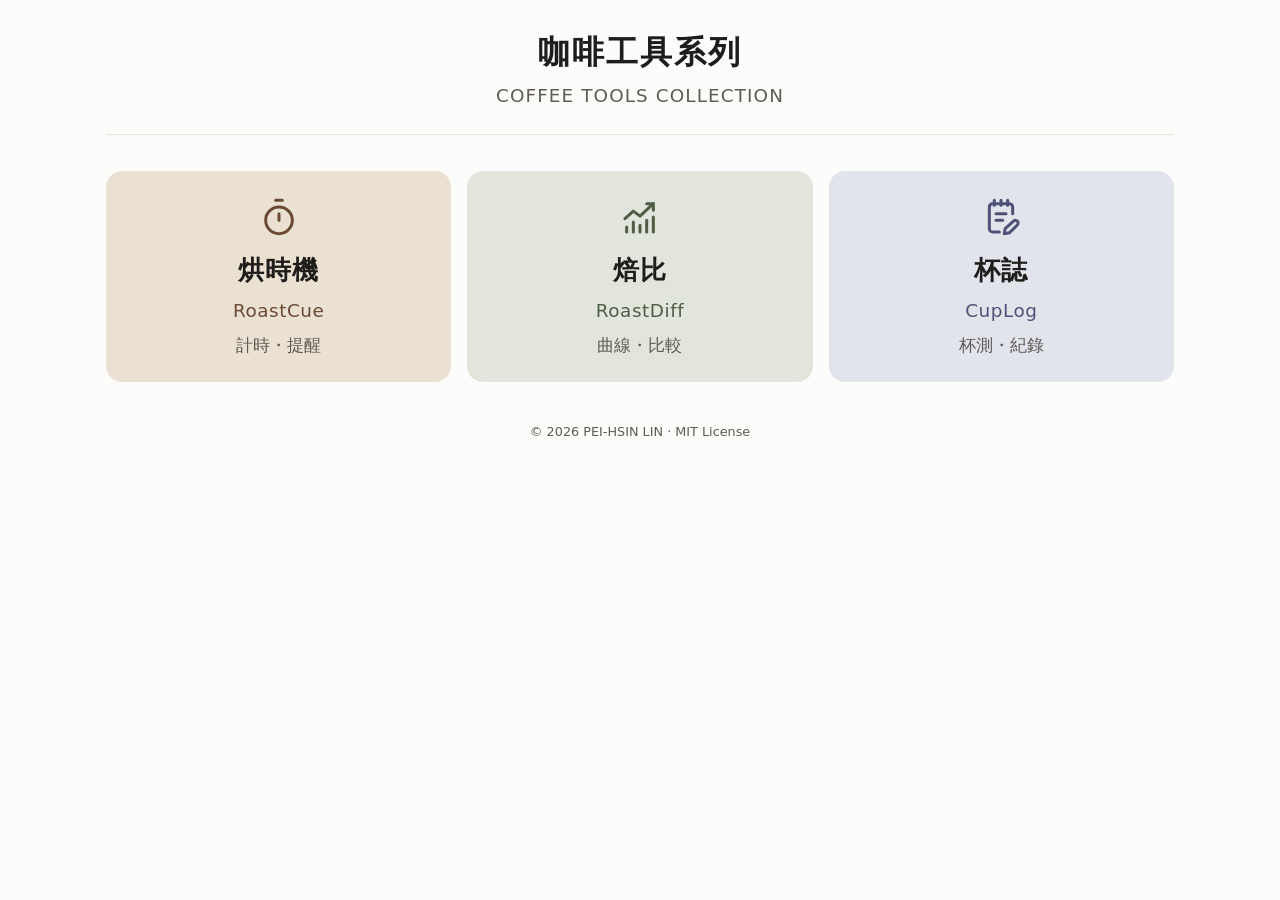
<file: index.html>
<!doctype html>
<!-- 咖啡工具系列 Coffee Tools Collection | Copyright (c) 2026 PEI-HSIN LIN | MIT License -->
<html lang="zh-Hant">
<head>
<meta charset="utf-8">
<meta name="viewport" content="width=device-width,initial-scale=1,viewport-fit=cover">
<title>咖啡工具系列</title>
<meta name="description" content="烘豆計時、烘焙曲線比較、杯測紀錄的網頁小工具">
<meta name="theme-color" content="#fcfcfb" media="(prefers-color-scheme: light)">
<meta name="theme-color" content="#1b1917" media="(prefers-color-scheme: dark)">
<link rel="icon" href="roastdiff/icons/icon-32.png" type="image/png" sizes="32x32">
<style>
  :root {
    --bg: #fcfcfb; --fg: #1f1d1b; --muted: #5f5a55; --line: #e6e3df;
    --c1-bg: #ebe1d3; --c1-ink: #6b4a35;
    --c2-bg: #e2e5db; --c2-ink: #4f5e45;
    --c3-bg: #e2e4ec; --c3-ink: #4f5277;
    color-scheme: light;
  }
  @media (prefers-color-scheme: dark) {
    :root {
      --bg: #1b1917; --fg: #f1ede8; --muted: #a8a19a; --line: #34302c;
      --c1-bg: #33291f; --c1-ink: #d9b393;
      --c2-bg: #262c23; --c2-ink: #aebf9f;
      --c3-bg: #262836; --c3-ink: #aeb2db;
      color-scheme: dark;
    }
  }
  *, *::before, *::after { box-sizing: border-box; }
  body {
    margin: 0; background: var(--bg); color: var(--fg);
    font: 16px/1.5 system-ui, -apple-system, "PingFang TC", "Noto Sans TC", "Microsoft JhengHei", sans-serif;
  }
  main {
    max-width: 1100px; margin: 0 auto;
    padding: max(28px, env(safe-area-inset-top)) 16px max(40px, env(safe-area-inset-bottom));
  }
  header { text-align: center; padding-bottom: 24px; border-bottom: 1px solid var(--line); margin-bottom: 36px; }
  h1 { font-size: 2rem; font-weight: 700; letter-spacing: .06em; margin: 0; }
  .en { margin: 6px 0 0; font-size: 1.15rem; letter-spacing: .06em; color: var(--muted); }
  ul { list-style: none; margin: 0; padding: 0; display: grid; grid-template-columns: repeat(3, minmax(0, 1fr)); gap: 16px; }
  a.app {
    display: flex; flex-direction: column; align-items: center; text-align: center;
    padding: 26px 16px 24px; border-radius: 16px; color: inherit; text-decoration: none;
    background: var(--bg-c); transition: transform .15s ease, box-shadow .15s ease;
  }
  a.app:hover { transform: translateY(-2px); box-shadow: 0 8px 22px rgba(0, 0, 0, .08); }
  a.app:focus-visible { outline: 3px solid var(--ink); outline-offset: 3px; }
  .c1 { --bg-c: var(--c1-bg); --ink: var(--c1-ink); }
  .c2 { --bg-c: var(--c2-bg); --ink: var(--c2-ink); }
  .c3 { --bg-c: var(--c3-bg); --ink: var(--c3-ink); }
  a.app svg { width: 40px; height: 40px; color: var(--ink); margin-bottom: 14px; }
  .name { font-size: 1.6rem; font-weight: 700; letter-spacing: .04em; }
  .name-en { margin-top: 8px; font-size: 1.15rem; letter-spacing: .03em; color: var(--ink); }
  .tag { margin-top: 8px; font-size: 1.05rem; color: var(--muted); }
  footer { margin-top: 40px; text-align: center; font-size: .8rem; color: var(--muted); }
  @media (max-width: 640px) {
    h1 { font-size: 1.7rem; }
    .en { font-size: 1rem; }
    ul { grid-template-columns: minmax(0, 1fr); gap: 12px; }
    a.app { padding: 22px 16px 20px; }
  }
  @media (prefers-reduced-motion: reduce) { a.app { transition: none; } a.app:hover { transform: none; } }
</style>
</head>
<body>
<main>
  <header>
    <h1>咖啡工具系列</h1>
    <p class="en">COFFEE TOOLS COLLECTION</p>
  </header>
  <ul>
    <li>
      <a class="app c1" href="ccdroastform/">
        <!-- stopwatch -->
        <svg viewBox="0 0 24 24" fill="none" stroke="currentColor" stroke-width="1.8" stroke-linecap="round" stroke-linejoin="round" aria-hidden="true">
          <path d="M10 2h4"/><circle cx="12" cy="14" r="8"/><path d="M12 14V10"/>
        </svg>
        <span class="name">烘時機</span>
        <span class="name-en">RoastCue</span>
        <span class="tag">計時・提醒</span>
      </a>
    </li>
    <li>
      <a class="app c2" href="roastdiff/">
        <!-- rising line over bars -->
        <svg viewBox="0 0 24 24" fill="none" stroke="currentColor" stroke-width="1.8" stroke-linecap="round" stroke-linejoin="round" aria-hidden="true">
          <path d="M3 13l5-4.5 4 3L20 4"/><path d="M16 4h4v4"/>
          <path d="M4 21v-3"/><path d="M8 21v-6"/><path d="M12 21v-4"/><path d="M16 21v-7"/><path d="M20 21v-9"/>
        </svg>
        <span class="name">焙比</span>
        <span class="name-en">RoastDiff</span>
        <span class="tag">曲線・比較</span>
      </a>
    </li>
    <li>
      <a class="app c3" href="ccdcuppingform/">
        <!-- notepad with pencil -->
        <svg viewBox="0 0 24 24" fill="none" stroke="currentColor" stroke-width="1.8" stroke-linecap="round" stroke-linejoin="round" aria-hidden="true">
          <path d="M8 2v3"/><path d="M12 2v3"/><path d="M16 2v3"/>
          <path d="M19 10V6a2 2 0 0 0-2-2H7a2 2 0 0 0-2 2v13a2 2 0 0 0 2 2h4"/>
          <path d="M9 10h6"/><path d="M9 14h4"/>
          <path d="M19.5 14.5a1.6 1.6 0 0 1 2.3 2.3L17 21.5l-3 .5.5-3z"/>
        </svg>
        <span class="name">杯誌</span>
        <span class="name-en">CupLog</span>
        <span class="tag">杯測・紀錄</span>
      </a>
    </li>
  </ul>
  <footer>© 2026 PEI-HSIN LIN · MIT License</footer>
</main>
</body>
</html>
</file>
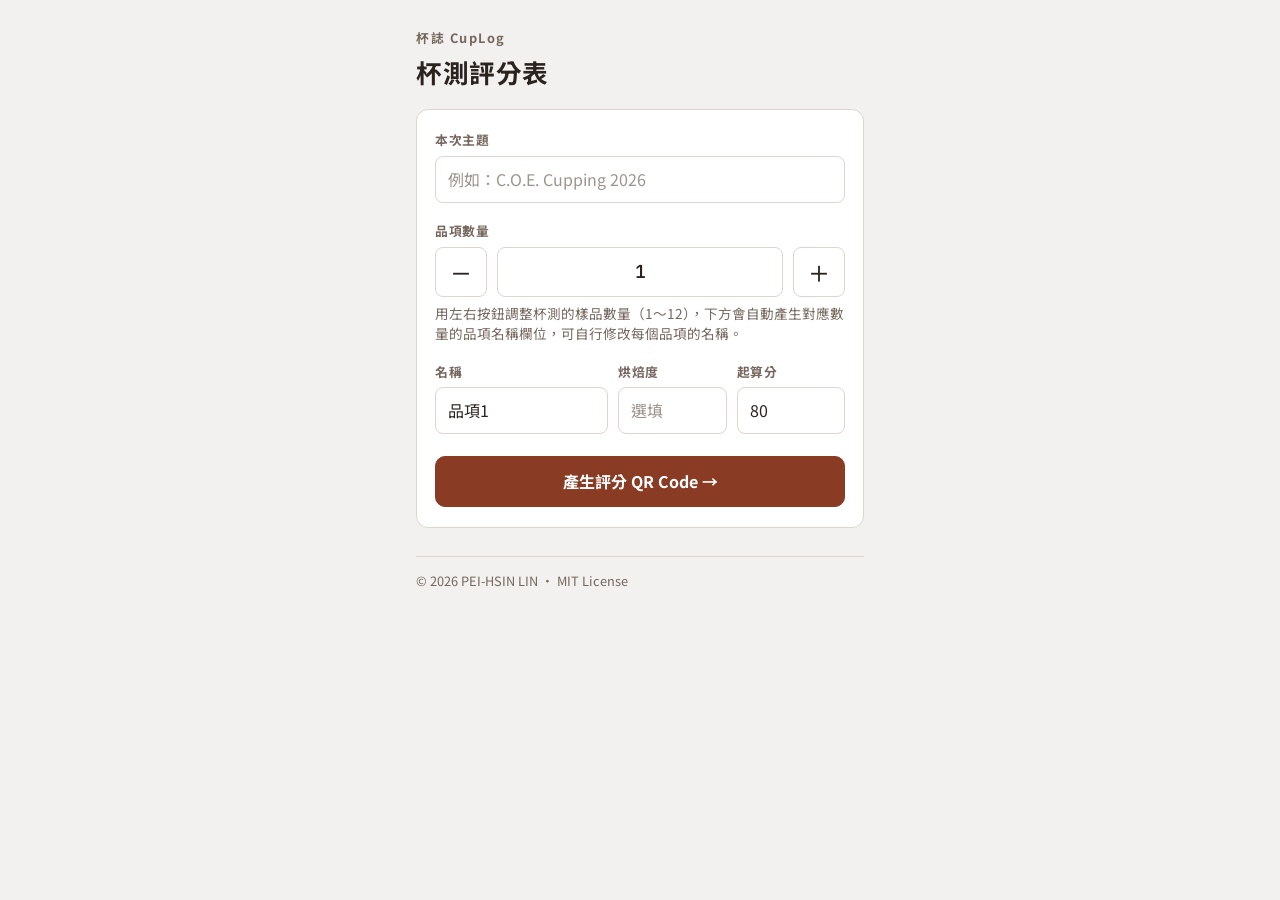
<file: ccdcuppingform/index.html>
<!DOCTYPE html>
<html lang="zh-Hant">
<head>
<meta charset="UTF-8">
<meta name="viewport" content="width=device-width, initial-scale=1, maximum-scale=1, viewport-fit=cover">
<title>杯誌 CupLog</title>

<!-- PWA：加入主畫面後可全螢幕、離線使用 -->
<link rel="manifest" href="manifest.json">
<meta name="theme-color" content="#f3f1ef" media="(prefers-color-scheme: light)">
<meta name="theme-color" content="#1b1715" media="(prefers-color-scheme: dark)">
<meta name="mobile-web-app-capable" content="yes">
<meta name="apple-mobile-web-app-capable" content="yes">
<meta name="apple-mobile-web-app-status-bar-style" content="default">
<meta name="apple-mobile-web-app-title" content="杯誌 CupLog">
<link rel="icon" href="icons/favicon.png">
<link rel="apple-touch-icon" href="icons/apple-touch-icon.png">

<link rel="preconnect" href="https://fonts.googleapis.com">
<link rel="preconnect" href="https://fonts.gstatic.com" crossorigin>
<link href="https://fonts.googleapis.com/css2?family=Noto+Sans+TC:wght@400;500;700&family=JetBrains+Mono:wght@400;600&display=swap" rel="stylesheet">
<link rel="stylesheet" href="style.css">
</head>
<body>


<div id="inapp-browser-notice" class="inapp-notice-overlay" style="display:none;">
  <div class="inapp-notice-modal">
    <div class="inapp-notice-badge">
      <svg width="30" height="30" viewBox="0 0 40 40" fill="none" xmlns="http://www.w3.org/2000/svg">
        <rect x="3" y="6" width="34" height="28" rx="5" stroke="currentColor" stroke-width="2.4"/>
        <line x1="3" y1="15" x2="37" y2="15" stroke="currentColor" stroke-width="2.4"/>
        <circle cx="9" cy="10.5" r="1.6" fill="currentColor"/>
        <circle cx="15" cy="10.5" r="1.6" fill="currentColor"/>
      </svg>
    </div>
    <p class="inapp-notice-kicker">為了完整使用列印與另存圖片</p>
    <h2 class="inapp-notice-title">請用瀏覽器開啟</h2>
    <p class="inapp-notice-text">目前所在的 App 內建瀏覽器功能有限，請切換至手機瀏覽器使用：</p>
    <div class="inapp-notice-steps">
      <div class="inapp-notice-step">
        <span class="inapp-notice-step-num">1</span>
        <span>點選畫面右上或右下角的「 ⋮ 」或「⋯」選單</span>
      </div>
      <div class="inapp-notice-step">
        <span class="inapp-notice-step-num">2</span>
        <span>選擇「在瀏覽器中開啟」<span class="inapp-notice-step-note">（不同 App 的瀏覽器描述可能會略有不同）</span></span>
      </div>
    </div>
  </div>
</div>

<div class="shell">

  <!-- ============ VIEW 1 : 老師設定主題 ============ -->
  <div class="view" id="view-teacher">
    <div class="brand">
      <p class="kicker">杯誌 CupLog</p>
      <h1>杯測評分表</h1>
    </div>
    <div class="card">
      <div class="field">
        <label for="in-topic">本次主題</label>
        <input type="text" id="in-topic" placeholder="例如：C.O.E. Cupping 2026">
      </div>
      <div class="field">
        <label for="in-count">品項數量</label>
        <div class="stepper-row">
          <button type="button" class="stepper-btn" id="count-minus" aria-label="減少">－</button>
          <input type="text" id="in-count" inputmode="numeric" pattern="[0-9]*" value="1">
          <button type="button" class="stepper-btn" id="count-plus" aria-label="增加">＋</button>
        </div>
        <p class="hint">用左右按鈕調整杯測的樣品數量（1～12），下方會自動產生對應數量的品項名稱欄位，可自行修改每個品項的名稱。</p>
      </div>
      <div id="teacher-items-container"></div>
      <button class="btn btn-primary" onclick="createSession()">產生評分 QR Code →</button>
    </div>
  </div>

  <!-- ============ VIEW 2 : QR 頁 ============ -->
  <div class="view" id="view-qr">
    <div class="brand">
      <p class="kicker">請將手機交給投影，或分享此畫面</p>
      <h1>掃碼開始評分</h1>
    </div>
    <div class="card">
      <p class="topic-display" id="qr-topic-text"></p>
      <div class="qr-wrap"><div id="qrcode"></div></div>
      <p class="center-caption">請用手機掃描上方 QR Code，即可進入本次評分頁面</p>
      <div class="btn-row">
        <button class="btn btn-outline" onclick="copyScoreLink()" id="copy-link-btn">複製連結</button>
        <button class="btn btn-outline" onclick="goToScoreDirect()">進入評分頁 →</button>
      </div>
      <button class="back-link back-link-on-card" onclick="goView('view-teacher')">← 修改主題／品項</button>
    </div>
  </div>


  <!-- ============ VIEW 3 : 學生評分 ============ -->
  <div class="view" id="view-score">
    <div class="brand">
      <p class="kicker">杯誌 CupLog</p>
    </div>

    <div class="card">
      <div class="field" id="field-topic">
        <label for="score-topic-input">本次主題</label>
        <input type="text" id="score-topic-input" placeholder="本次主題" value="">
      </div>
      <div class="field" id="field-name">
        <label for="in-name">姓名 / 暱稱</label>
        <input type="text" id="in-name" placeholder="">
        <p class="err">請輸入姓名或暱稱</p>
      </div>

      <div id="items-container"></div>
    </div>

    <button class="btn btn-primary btn-submit" onclick="submitScore()">完成評分，產生結果表 →</button>

    <div class="item-jump-nav" id="item-jump-nav" aria-label="快速跳至品項"></div>
  </div>

  <!-- ============ VIEW 4 : 結果（橫式總表） ============ -->
  <div class="view" id="view-result">
    <div class="brand">
      <p class="kicker">杯誌 CupLog</p>
      <h1>杯測評分表 結果總表</h1>
    </div>

    <div class="result-stage">
      <div id="resultCard">
        <div class="rc-title-row">
          <h2 id="rc-topic">主題</h2>
          <div class="rc-meta-line">
            <span>姓名：<b id="rc-name">—</b></span>
            <span id="rc-date">—</span>
            <span class="rc-brand-tag">杯誌 CupLog</span>
          </div>
        </div>
        <div class="table-scroll">
          <table id="rc-table">
            <thead>
              <tr>
                <th>品項</th>
                <th>名次</th>
                <th>烘焙度</th>
                <th>風/滋味描述</th>
                <th>乾/濕香<span class="th-sub">不計分</span></th>
                <th>風/滋味</th>
                <th>酸質</th>
                <th>口感</th>
                <th>甜度</th>
                <th>餘韻</th>
                <th>平衡性</th>
                <th>乾淨度/缺點</th>
                <th>總分</th>
                <th>備註</th>
              </tr>
            </thead>
            <tbody id="rc-tbody"></tbody>
          </table>
        </div>
      </div>
    </div>

    <div class="result-actions">
      <div class="actions-row">
        <button class="btn btn-outline" onclick="handlePrint()">🖨 列印</button>
        <button class="btn btn-primary" onclick="saveAsImage()">⬇ 另存圖片</button>
      </div>
      <button class="back-link" onclick="goView('view-score')">← 返回修改評分</button>
    </div>
  </div>

  <p class="page-footer">© 2026 PEI-HSIN LIN · MIT License</p>

</div>

<script src="vendor.js"></script>
<script src="script.js"></script>
<script>
  // 註冊 Service Worker：加入主畫面後可全螢幕、離線使用
  if('serviceWorker' in navigator){
    window.addEventListener('load', () => {
      navigator.serviceWorker.register('service-worker.js').catch(()=>{
        // 註冊失敗（例如非 https 或瀏覽器不支援）不影響一般線上使用
      });
    });
  }
</script>
</body>
</html>
</file>
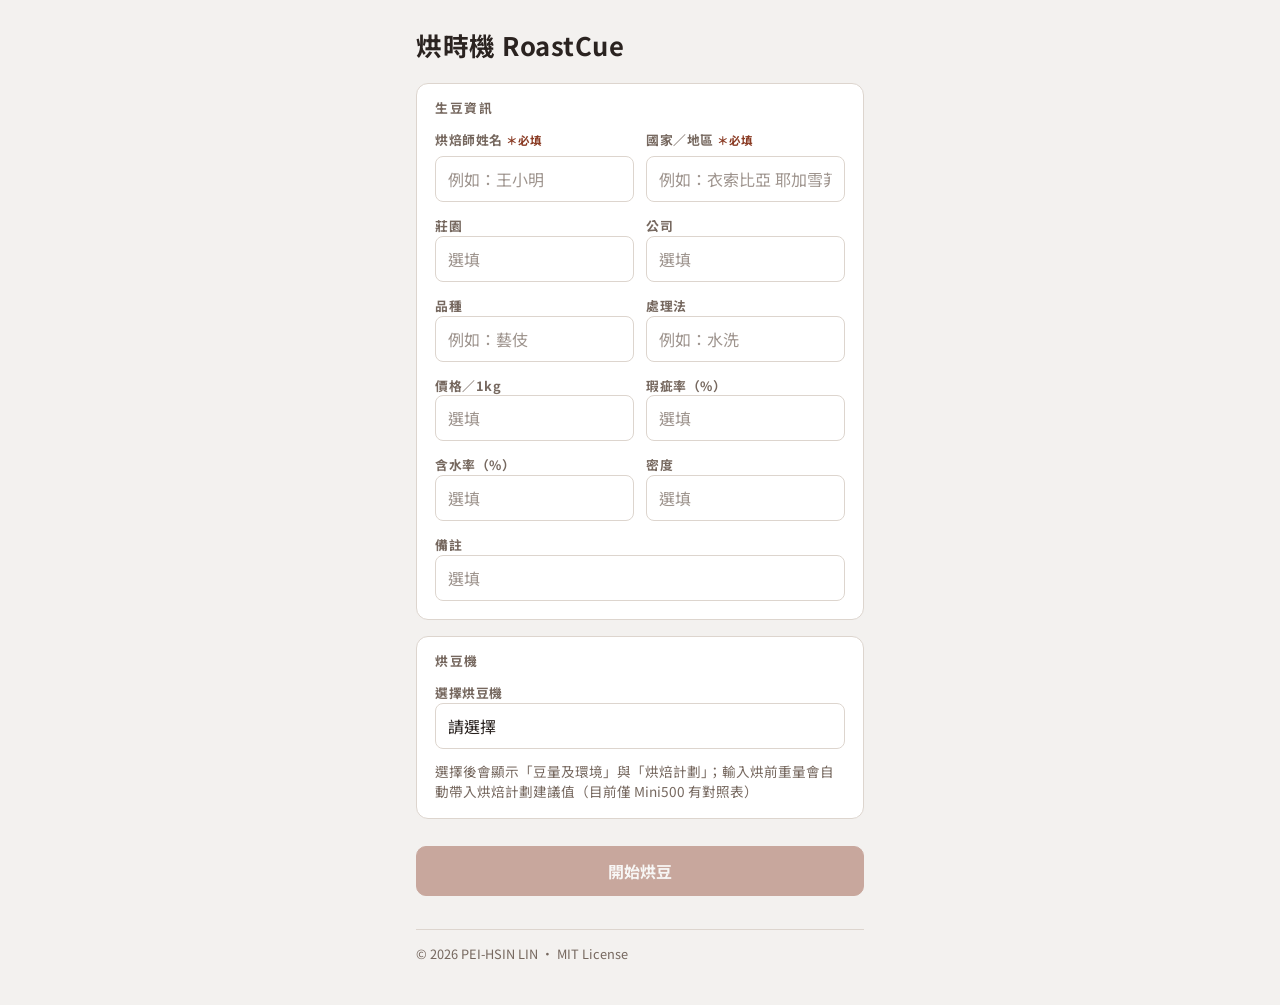
<file: ccdroastform/index.html>
<!DOCTYPE html>
<!--
  烘時機 RoastCue
  Copyright (c) 2026 PEI-HSIN LIN
  Licensed under the MIT License. 以 MIT 授權條款釋出，詳見 LICENSE.txt。
-->
<html lang="zh-Hant">
<head>
<meta charset="UTF-8">
<meta name="copyright" content="© 2026 PEI-HSIN LIN. MIT License.">
<meta name="viewport" content="width=device-width, initial-scale=1, viewport-fit=cover">
<title>烘時機 RoastCue</title>
<link rel="preconnect" href="https://fonts.googleapis.com">
<link rel="preconnect" href="https://fonts.gstatic.com" crossorigin>
<link href="https://fonts.googleapis.com/css2?family=Noto+Sans+TC:wght@400;500;700&family=JetBrains+Mono:wght@400;600&display=swap" rel="stylesheet">
<link rel="stylesheet" href="style.css?v=20260937">

<!-- PWA：加到主畫面後可全螢幕、離線開啟。manifest.json 定義名稱／圖示／啟動畫面顏色，
     下面幾個 meta／link 標籤則是讓 iOS（Safari 對 PWA 的支援比較舊式，不看 manifest 裡對應的欄位）
     也能有正確的「加入主畫面」圖示、全螢幕效果與狀態列樣式 -->
<link rel="manifest" href="manifest.json">
<meta name="theme-color" content="#f3f1ef" media="(prefers-color-scheme: light)">
<meta name="theme-color" content="#1b1715" media="(prefers-color-scheme: dark)">
<link rel="icon" href="icons/icon-192.png">
<link rel="apple-touch-icon" href="icons/apple-touch-icon.png">
<meta name="apple-mobile-web-app-capable" content="yes">
<meta name="apple-mobile-web-app-status-bar-style" content="default">
<meta name="apple-mobile-web-app-title" content="烘時機 RoastCue">
</head>
<body>

<!-- iPhone 提醒音效用：背景播放一段幾乎無聲的音檔，讓瀏覽器維持「有音訊在播放」的狀態，
     避免 iOS 在響鈴／靜音切換到靜音、或畫面待機一段時間後，把嗶聲判定為背景音效而消音。
     為避免依賴外部檔案，直接內嵌極短的靜音 WAV（data URI），設 loop 讓它持續播放。 -->
<audio id="silentKeepAlive" loop playsinline style="display:none" src="[data-uri]"></audio>

<!-- 提示：在 LINE／IG／FB 等 App 內建瀏覽器開啟時，列印與另存圖片功能會受限，提示改用手機瀏覽器開啟。
     顯示／隱藏一律由 JS 直接設定 inline style（見 script.js 的 isInAppBrowser／dismiss 邏輯），
     不依賴 hidden 屬性或 CSS 選擇器優先權，避免又被其他樣式蓋掉而卡住無法關閉 -->
<div id="inAppBrowserOverlay" class="iab-overlay" style="display:none">
  <div class="iab-card">
    <button type="button" id="btnCloseInAppNotice" class="iab-close" aria-label="關閉提示">✕</button>
    <div class="iab-icon" aria-hidden="true">
      <svg viewBox="0 0 24 24" width="28" height="28" fill="none" stroke="currentColor" stroke-width="2" stroke-linecap="round" stroke-linejoin="round">
        <rect x="3" y="4" width="18" height="16" rx="2"></rect>
        <line x1="3" y1="9" x2="21" y2="9"></line>
        <circle cx="6.5" cy="6.5" r="0.6" fill="currentColor" stroke="none"></circle>
        <circle cx="9" cy="6.5" r="0.6" fill="currentColor" stroke="none"></circle>
      </svg>
    </div>
    <p class="iab-eyebrow">為了完整使用列印與另存圖片</p>
    <h2 class="iab-title">請用瀏覽器開啟</h2>
    <p class="iab-desc">目前所在的 App 內建瀏覽器功能有限，請切換至手機瀏覽器使用：</p>
    <div class="iab-step">
      <span class="iab-step__num">1</span>
      <span class="iab-step__text">點選畫面右上或右下角的「⋮」或「…」選單</span>
    </div>
    <div class="iab-step">
      <span class="iab-step__num">2</span>
      <span class="iab-step__text">選擇「在瀏覽器中開啟」<br><span class="iab-step__hint">（不同 App 的瀏覽器描述可能會略有不同）</span></span>
    </div>
    <button type="button" id="btnDismissInAppNotice" class="iab-dismiss">已經是用瀏覽器開啟，繼續使用</button>
  </div>
</div>

<div class="app">
  <header class="appbar">
    <span class="appbar__title" id="appbarTitle">烘時機 RoastCue</span>
    <span class="appbar__subtitle" id="appbarSubtitle" hidden></span>
  </header>

  <main>
    <!-- 設定頁 -->
    <section id="screen-setup" class="screen">
      <div class="panel">
        <div class="panel__head"><h2 class="panel__title">生豆資訊</h2></div>
        <div class="panel__body">
        <div class="field-grid">
          <label>烘焙師姓名 <span class="req">＊必填</span>
            <input type="text" id="roasterName" placeholder="例如：王小明">
          </label>
          <label>國家／地區 <span class="req">＊必填</span>
            <input type="text" id="beanOrigin" placeholder="例如：衣索比亞 耶加雪菲">
          </label>
          <label>莊園
            <input type="text" id="beanFarm" placeholder="選填">
          </label>
          <label>公司
            <input type="text" id="beanCompany" placeholder="選填">
          </label>
          <label>品種
            <input type="text" id="beanVariety" placeholder="例如：藝伎">
          </label>
          <label>處理法
            <input type="text" id="beanProcess" placeholder="例如：水洗">
          </label>
          <label>價格／1kg
            <input type="number" id="beanPrice" placeholder="選填">
          </label>
          <label>瑕疵率（%）
            <input type="number" id="beanDefectRate" placeholder="選填">
          </label>
          <label>含水率（%）
            <input type="number" id="beanMoisture" placeholder="選填">
          </label>
          <label>密度
            <input type="number" id="beanDensity" placeholder="選填">
          </label>
          <label class="field-grid__full">備註
            <input type="text" id="beanNotes" placeholder="選填">
          </label>
        </div>
        </div>
      </div>

      <div class="panel">
        <div class="panel__head"><h2 class="panel__title">烘豆機</h2></div>
        <div class="panel__body">
        <label class="field-grid__full">選擇烘豆機
          <select id="machineSelect" class="field-select">
            <option value="">請選擇</option>
            <option value="Mini500">Mini500</option>
            <option value="SR800">Fresh Roast SR800</option>
            <option value="SR540">Fresh Roast SR540</option>
          </select>
        </label>
        <p class="panel__hint">選擇後會顯示「豆量及環境」與「烘焙計劃」；輸入烘前重量會自動帶入烘焙計劃建議值（目前僅 Mini500 有對照表）</p>
        </div>
      </div>

      <div class="panel" id="panel-session" hidden>
        <div class="panel__head"><h2 class="panel__title">豆量及環境</h2></div>
        <div class="panel__body">
        <div class="field-grid">
          <label>烘前重量（g） <span class="req">＊必填</span>
            <input type="number" id="weightBefore" placeholder="例如：300">
          </label>
          <label>溫度（°C） <span class="req">＊必填</span>
            <input type="number" id="sessionTemp" placeholder="例如：25">
          </label>
        </div>
        </div>
      </div>

      <div class="panel" id="panel-plan" hidden>
        <div class="panel__head"><h2 class="panel__title">烘焙計劃</h2></div>
        <div class="panel__body">

        <div id="planFixedFields">
        <p class="panel__hint">輸入烘前重量後會自動帶入建議數值，也可以手動調整</p>
        <div class="field-grid">
          <label>入豆溫度（°C）
            <input type="number" id="planChargeTemp" placeholder="—">
          </label>
          <label>轉速（rpm）
            <input type="number" id="sessionRpm" placeholder="—">
          </label>
        </div>
        <div class="field-grid field-grid--gap-top">
          <label>初始火力
            <input type="number" id="planPowerInit" placeholder="—" step="0.1" min="0.1" max="3.0" value="0.1">
          </label>
          <label>初始風門
            <select id="planDamperInit" class="field-select">
              <option value="全開">全開</option>
              <option value="左5">左5</option>
              <option value="左4">左4</option>
              <option value="左3">左3</option>
              <option value="左2">左2</option>
              <option value="左1">左1</option>
              <option value="中間">中間</option>
              <option value="右1">右1</option>
              <option value="右2">右2</option>
              <option value="右3">右3</option>
              <option value="右4">右4</option>
              <option value="右5">右5</option>
              <option value="全關">全關</option>
            </select>
          </label>
        </div>
        </div>

        <div id="planMiniCustomSection" hidden>
        <h3 class="panel__subtitle">自訂操作提醒</h3>
        <p class="panel__hint">輸入烘前重量後會自動帶入建議的回溫點火力、2:00 火力、8:00 火力，也可以自行新增／刪除；開始烘豆並按下「回溫點」後，這些提醒才會依重新歸零的時間開始生效，屆時會用嗶聲與語音提醒，並跳出確認視窗才會真正寫入紀錄</p>

        <div class="mini-add-box">
          <h4 class="mini-add-box__title">新增火力提醒</h4>
          <div class="field-grid">
            <label>時間（分:秒）
              <div class="time-input">
                <input type="text" inputmode="numeric" pattern="[0-9]*" id="newMiniFireMin" placeholder="分">
                <span>:</span>
                <input type="text" inputmode="numeric" pattern="[0-9]*" id="newMiniFireSec" placeholder="秒">
              </div>
            </label>
            <label>數值（0.1-3.0）
              <input type="number" step="0.1" min="0.1" max="3.0" id="newMiniFireValue" placeholder="例如：0.8">
            </label>
          </div>
          <div class="form-error" id="miniFireFormError"></div>
          <button type="button" id="btnAddMiniFireEvent" class="btn btn--outline btn--sm">新增火力提醒</button>
        </div>

        <div class="mini-add-box">
          <h4 class="mini-add-box__title">新增風門提醒</h4>
          <div class="field-grid field-grid--3">
            <label>事件
              <select id="newMiniDamperAnchor" class="field-select">
                <option value="">無</option>
                <option value="回溫點">回溫點</option>
                <option value="澎到最大">澎到最大</option>
                <option value="第一聲">第一聲</option>
                <option value="一爆起">一爆起</option>
                <option value="一爆止">一爆止</option>
                <option value="二爆起">二爆起</option>
                <option value="二爆止">二爆止</option>
              </select>
            </label>
            <label>時間（分:秒）
              <div class="time-input">
                <input type="text" inputmode="numeric" pattern="[0-9]*" id="newMiniDamperMin" placeholder="分">
                <span>:</span>
                <input type="text" inputmode="numeric" pattern="[0-9]*" id="newMiniDamperSec" placeholder="秒">
              </div>
            </label>
            <label>風門
              <select id="newMiniDamperValue" class="field-select">
                <option value="全開">全開</option>
                <option value="左5">左5</option>
                <option value="左4">左4</option>
                <option value="左3">左3</option>
                <option value="左2">左2</option>
                <option value="左1">左1</option>
                <option value="中間">中間</option>
                <option value="右1">右1</option>
                <option value="右2">右2</option>
                <option value="右3">右3</option>
                <option value="右4">右4</option>
                <option value="右5">右5</option>
                <option value="全關">全關</option>
              </select>
            </label>
          </div>
          <div class="form-error" id="miniDamperFormError"></div>
          <button type="button" id="btnAddMiniDamperEvent" class="btn btn--outline btn--sm">新增風門提醒</button>
        </div>

        <div class="plan-custom-lists plan-custom-lists--mini">
          <div>
            <h4 class="list-col-title">火力提醒</h4>
            <ul id="planMiniFireList" class="event-list">
              <li class="event-list__empty">尚未加入</li>
            </ul>
          </div>
          <div>
            <h4 class="list-col-title">風門提醒</h4>
            <ul id="planMiniDamperList" class="event-list">
              <li class="event-list__empty">尚未加入</li>
            </ul>
          </div>
        </div>
        </div>

        <div id="planCustomSection" hidden>
        <div id="planImportSection">
        <h3 class="panel__subtitle">匯入烘焙計劃</h3>
        <p class="panel__hint">選擇下方預設曲線，會自動帶入風速／火力提醒（會取代目前已設定的提醒）</p>
        <div class="inline-form inline-form--top">
          <label class="field-grid__full">烘焙計劃
            <select id="planPresetSelect" class="field-select">
              <option value="">請選擇</option>
            </select>
          </label>
          <button type="button" id="btnImportPlanPreset" class="btn btn--outline btn--sm">匯入</button>
        </div>
        </div>

        <h3 class="panel__subtitle">自訂操作提醒</h3>
        <p class="panel__hint">設定時間點與風速或火力數值，開始烘豆後會用嗶聲與語音提醒</p>
        <div class="inline-form inline-form--top">
          <div class="field-grid field-grid--3">
            <label>時間（分:秒）
              <div class="time-input">
                <input type="text" inputmode="numeric" pattern="[0-9]*" id="newPlanEventMin" placeholder="分">
                <span>:</span>
                <input type="text" inputmode="numeric" pattern="[0-9]*" id="newPlanEventSec" placeholder="秒">
              </div>
            </label>
            <label>項目
              <select id="newPlanEventType" class="field-select">
                <option value="風速">風速</option>
                <option value="火力">火力</option>
              </select>
            </label>
            <label>數值（1-9）
              <input type="text" inputmode="numeric" pattern="[1-9]" maxlength="1" id="newPlanEventValue" placeholder="1-9">
            </label>
          </div>
          <div class="form-error" id="planEventFormError"></div>
          <button type="button" id="btnAddPlanEvent" class="btn btn--outline btn--sm">新增</button>
        </div>
        <div class="plan-custom-lists">
          <div>
            <h4 class="list-col-title">風速</h4>
            <ul id="planEventListWind" class="event-list">
              <li class="event-list__empty">尚未加入</li>
            </ul>
          </div>
          <div>
            <h4 class="list-col-title">火力</h4>
            <ul id="planEventListFire" class="event-list">
              <li class="event-list__empty">尚未加入</li>
            </ul>
          </div>
        </div>
        </div>

        </div>
      </div>

      <div class="setup-footer">
        <button type="button" id="btnStartRoast" class="btn btn--primary btn--block" disabled>開始烘豆</button>
      </div>
    </section>

    <!-- 烘豆進行頁 -->
    <section id="screen-roast" class="screen" hidden>
      <div class="roast-meta">
        <span id="roastDate">—</span>
      </div>

      <div class="timer-face">
        <div class="timer-face__value" id="timerDisplay">00:00</div>
        <div class="timer-face__label">已烘焙時間</div>
      </div>
      <p class="ror-readout" id="rorReadout">RoR（升溫速率）－</p>
      <p class="dev-readout" id="devReadout" hidden>發展時間 00:00（0.0%）</p>

      <div class="control-row">
        <button type="button" id="btnPauseResume" class="btn btn--ghost">暫停</button>
        <button type="button" id="btnManualTemp" class="btn btn--ghost">手動記溫</button>
        <button type="button" id="btnEndRoastQuick" class="btn btn--danger">結束烘豆</button>
      </div>

      <div class="control-row">
        <button type="button" id="btnChangeFan" class="btn btn--ghost">調整風速</button>
        <button type="button" id="btnChangePower" class="btn btn--ghost">調整火力</button>
      </div>

      <div class="crack-btn-row">
        <button type="button" class="btn btn--sm crack-btn crack-btn--mini" data-label="回溫點" hidden>回溫點</button>
        <button type="button" class="btn btn--sm crack-btn crack-btn--mini" data-label="澎到最大" hidden>澎到最大</button>
        <button type="button" class="btn btn--sm crack-btn crack-btn--mini" data-label="第一聲" hidden>第一聲</button>
      </div>
      <div class="crack-btn-row">
        <button type="button" class="btn btn--sm crack-btn" data-label="一爆起">一爆起</button>
        <button type="button" class="btn btn--sm crack-btn" data-label="一爆止">一爆止</button>
        <button type="button" class="btn btn--sm crack-btn" data-label="二爆起">二爆起</button>
        <button type="button" class="btn btn--sm crack-btn" data-label="二爆止">二爆止</button>
      </div>

      <div id="tempPrompt" class="capture-panel" hidden>
        <div class="capture-panel__label" id="tempPromptLabel">請輸入目前溫度</div>
        <form id="tempPromptForm" class="capture-panel__form">
          <input type="number" inputmode="decimal" step="any" id="tempPromptInput" placeholder="°C" required>
          <button type="button" id="btnTempPromptCancel" class="btn btn--outline btn--sm">取消</button>
          <button type="submit" class="btn btn--primary btn--sm">記錄</button>
        </form>
      </div>

      <div id="eventConfirmPanel" class="capture-panel" hidden>
        <div class="capture-panel__label">操作提醒確認（10秒內無動作將自動寫入）</div>
        <div id="eventConfirmList" class="event-confirm-list"></div>
      </div>

      <div id="adjustPanel" class="capture-panel" hidden>
        <div class="capture-panel__label" id="adjustPanelLabel">設定數值</div>
        <div class="adjust-input-row">
          <button type="button" id="adjustPanelMinus" class="btn btn--outline btn--sm adjust-step">－</button>
          <input type="text" inputmode="numeric" pattern="[1-9]" maxlength="1" id="adjustPanelValue" class="adjust-value-input" value="5">
          <button type="button" id="adjustPanelPlus" class="btn btn--outline btn--sm adjust-step">＋</button>
        </div>
        <div class="control-row">
          <button type="button" id="btnAdjustCancel" class="btn btn--outline">取消</button>
          <button type="button" id="btnAdjustSubmit" class="btn btn--primary">送出</button>
        </div>
      </div>

      <div class="panel">
        <div class="panel__head"><h2 class="panel__title">烘焙曲線</h2></div>
        <div class="panel__body">
        <canvas id="liveCurve" class="curve-canvas"></canvas>
        </div>
      </div>

      <div class="panel">
        <div class="panel__head"><h2 class="panel__title">生豆資訊</h2></div>
        <div class="panel__body panel__body--flush">
        <table class="bean-info-table">
          <tbody id="liveBeanInfoBody"></tbody>
        </table>
        </div>
      </div>

      <div class="panel">
        <div class="panel__head"><h2 class="panel__title">事件時間軸</h2></div>
        <div class="panel__body panel__body--flush">
        <div class="table-scroll">
          <table class="log-table">
            <tbody id="liveLogTableBody"></tbody>
          </table>
        </div>
        </div>
      </div>

    </section>

    <!-- 結果頁 -->
    <section id="screen-result" class="screen" hidden>
      <div class="result-summary">
        <p id="resultMeta">—</p>
      </div>

      <div class="panel">
        <div class="panel__head"><h2 class="panel__title">烘焙摘要</h2></div>
        <div class="panel__body">
        <dl class="summary-grid" id="summaryGrid">
          <div><dt>發展時間</dt><dd id="summaryDevTime">—</dd></div>
          <div><dt>發展百分比</dt><dd id="summaryDevPercent">—</dd></div>
        </dl>
        <dl class="summary-grid">
          <div><dt>發展期升溫</dt><dd id="summaryDevRise">—</dd></div>
          <div><dt>總升溫</dt><dd id="summaryRise">—</dd></div>
        </dl>
        <dl class="summary-grid">
          <div><dt>總熱能</dt><dd id="summaryEnergy">—</dd></div>
          <div><dt>失重</dt><dd id="summaryLoss">—</dd></div>
        </dl>
        <div class="field-grid">
          <label>烘後重量（g）
            <input type="number" id="weightAfter" placeholder="例如：258">
          </label>
          <label>烘焙度（豆）
            <input type="number" step="0.1" id="roastLevelBean" placeholder="例如：72.8">
          </label>
          <label>烘焙度（粗粉）
            <input type="number" step="0.1" id="roastLevelCoarse" placeholder="選填">
          </label>
          <label>烘焙度（細粉）
            <input type="number" step="0.1" id="roastLevelFine" placeholder="選填">
          </label>
        </div>
        <dl class="summary-grid">
          <div><dt>粗粉差</dt><dd id="diffCoarse">—</dd></div>
          <div><dt>細粉差</dt><dd id="diffFine">—</dd></div>
        </dl>
        </div>
      </div>

      <div class="panel">
        <div class="panel__body panel__body--flush">
        <canvas id="resultCurve" class="curve-canvas curve-canvas--lg"></canvas>
        </div>
      </div>

      <div class="panel">
        <div class="panel__head"><h2 class="panel__title">生豆資訊</h2></div>
        <div class="panel__body panel__body--flush">
        <table class="bean-info-table">
          <tbody id="resultBeanInfoBody"></tbody>
        </table>
        </div>
      </div>

      <div class="panel">
        <div class="panel__head"><h2 class="panel__title">事件時間軸</h2></div>
        <div class="panel__body panel__body--flush">
        <div class="table-scroll">
          <table class="log-table">
            <tbody id="logTableBody"></tbody>
          </table>
        </div>
        </div>
      </div>

      <div class="result-footer">
        <div class="control-row">
          <button type="button" id="btnPrintRoast" class="btn btn--outline">列印烘焙紀錄</button>
          <button type="button" id="btnExportJpg" class="btn btn--primary">匯出成 JPG</button>
        </div>
        <button type="button" id="btnNewRoast" class="btn btn--ghost btn--block">開始新的烘焙</button>
      </div>
    </section>

    <!-- 兩行頁尾包在同一個容器裡：main 用 gap 排列子元素，若兩個 <p> 各自是 main 的子元素，中間會多出一個 gap -->
    <div class="app-footer">
      <p class="app-footer-note">© 2026 PEI-HSIN LIN · MIT License</p>
    </div>

    <!-- 列印專用：白底版烘焙紀錄圖，內容與 JPG 匯出一致，平常隱藏，只在列印時顯示 -->
    <img id="printExportImage" alt="烘焙紀錄">
  </main>
</div>

<script src="script.js?v=20260946"></script>
</body>
</html>
</file>
<file: ccdcuppingform/style.css>
/* Same look as 焙比 RoastDiff: warm grey page, white panels, rust accent, light/dark themes */
:root{
  --bg:#f3f1ef; --panel:#ffffff; --fg:#2a2320; --muted:#76685f; --line:#ddd5ce;
  --accent:#8a3b24; --accent-fg:#ffffff; --accent-soft:#f2e2dc; --chip:#ece6e1;
  --pos:#2f7d4f; --pos-soft:#e1efe5; --neg:#b8402c; --neg-soft:#f6e0db;
  --font-ui:"Noto Sans TC","PingFang TC","Microsoft JhengHei",system-ui,sans-serif;
  --font-num:"JetBrains Mono",ui-monospace,"SFMono-Regular",Menlo,monospace;
  color-scheme:light;
}
@media (prefers-color-scheme: dark){ :root:not([data-theme="light"]){
  --bg:#1b1715; --panel:#26201d; --fg:#eee6e0; --muted:#a8998f; --line:#3d3430;
  --accent:#e0805f; --accent-fg:#1b1715; --accent-soft:#3a2a24; --chip:#322a26;
  --pos:#6cc28c; --pos-soft:#1f3327; --neg:#ef8a74; --neg-soft:#3d2520;
  color-scheme:dark;
} }
:root[data-theme="dark"]{
  --bg:#1b1715; --panel:#26201d; --fg:#eee6e0; --muted:#a8998f; --line:#3d3430;
  --accent:#e0805f; --accent-fg:#1b1715; --accent-soft:#3a2a24; --chip:#322a26;
  --pos:#6cc28c; --pos-soft:#1f3327; --neg:#ef8a74; --neg-soft:#3d2520;
  color-scheme:dark;
}
*{box-sizing:border-box;}
html,body{margin:0;padding:0;}
body{
  background:var(--bg);
  color:var(--fg);
  font-family:var(--font-ui);
  font-size:15px;
  line-height:1.55;
  min-height:100vh;
  -webkit-font-smoothing:antialiased;
}
@media (prefers-reduced-motion: no-preference){
  .tick, .btn, .view{ transition: background .15s, border-color .15s, color .15s; }
}
button{font-family:inherit;cursor:pointer;}
button:focus-visible, input:focus-visible, textarea:focus-visible{
  outline:3px solid var(--accent); outline-offset:2px;
}

.shell{
  max-width:480px;
  margin:0 auto;
  min-height:100vh;
  padding:max(28px, env(safe-area-inset-top)) 16px max(40px, env(safe-area-inset-bottom));
  display:flex;
  flex-direction:column;
}
.view{display:none;}
.view.active{display:block;}

.brand{margin-bottom:18px;}
.brand .kicker{
  font-size:.8rem;
  font-weight:700;
  letter-spacing:.12em;
  color:var(--muted);
  margin:0 0 4px;
}
.brand h1{
  font-size:1.6rem;
  font-weight:700;
  letter-spacing:.02em;
  margin:0;
  text-wrap:balance;
}

.card{
  background:var(--panel);
  border:1px solid var(--line);
  border-radius:12px;
  padding:20px 18px;
}

label{
  display:block;
  font-size:.8rem;
  font-weight:700;
  letter-spacing:.04em;
  color:var(--muted);
  margin:0 0 6px;
}
label.field-label-strong{font-size:.92rem;color:var(--fg);letter-spacing:0;}
label em{font-style:normal;font-weight:400;}
label.field-label-strong em{font-style:normal;color:var(--muted);font-weight:400;font-size:.8rem;margin-left:4px;}
input[type="text"], input[type="number"], textarea{
  width:100%;
  background:var(--panel);
  border:1px solid var(--line);
  border-radius:8px;
  padding:10px 12px;
  font:inherit;
  font-size:16px; /* 16px keeps iPhone from zooming in on focus */
  color:var(--fg);
}
input:focus, textarea:focus{outline:2px solid var(--accent);outline-offset:-1px;}
textarea{resize:vertical;min-height:64px;}
::placeholder{color:var(--muted);opacity:.7;}
.field{margin-bottom:18px;}
.hint{font-size:.85rem;color:var(--muted);margin-top:6px;line-height:1.5;}

.btn{
  display:inline-flex;align-items:center;justify-content:center;gap:8px;
  width:100%;
  padding:12px 18px;
  border-radius:10px;
  border:1px solid var(--line);
  background:var(--panel);
  color:var(--fg);
  font:inherit;
  font-size:16px;
  font-weight:500;
}
.btn-primary{background:var(--accent);border-color:var(--accent);color:var(--accent-fg);font-weight:700;}
.btn-primary:hover{filter:brightness(1.08);}
.btn-outline:hover{border-color:var(--accent);color:var(--accent);}
.btn-row{display:flex;gap:10px;margin-top:14px;}
.btn-row .btn{width:auto;flex:1;}
.btn-small{padding:8px 14px;font-size:.9rem;width:auto;}
.btn-submit{margin-top:14px;}

/* item blocks (per 品項) */
.item-block{
  border:1px solid var(--line);
  border-radius:10px;
  margin-bottom:16px;
  overflow:hidden;
}
.item-head{
  display:flex;align-items:center;justify-content:space-between;
  background:var(--chip);
  padding:10px 14px;
  gap:10px;
}
.item-head .item-title{font-weight:700;font-size:1rem;flex-shrink:0;}
.item-right{display:flex;align-items:center;gap:10px;margin-left:auto;}
.item-total{font-family:var(--font-num);font-weight:600;font-size:1.05rem;color:var(--accent);white-space:nowrap;}
.item-total small{font-family:var(--font-ui);font-weight:500;font-size:.75rem;color:var(--muted);}
.item-body{padding:16px 16px 4px;}
.two-col-row{display:flex;gap:12px;}
.two-col-row .field{flex:1;min-width:0;}

.three-col-row{display:flex;gap:10px;}
.three-col-row .field{min-width:0;margin-bottom:0;}
.three-col-row .field-name-col{flex:1.6;}
.three-col-row .field-roast-col{flex:1;}
.three-col-row .field-base-col{flex:1;}

.teacher-item-fields{
  padding-bottom:14px;
  margin-bottom:14px;
  border-bottom:1px dashed var(--line);
}
.teacher-item-fields:last-child{
  padding-bottom:0;
  margin-bottom:22px;
  border-bottom:none;
}

.stepper-row{display:flex;align-items:stretch;gap:10px;}
.stepper-btn{
  width:52px;flex-shrink:0;
  background:var(--panel);
  color:var(--fg);
  border:1px solid var(--line);
  border-radius:8px;
  font-size:22px;
  font-weight:500;
  line-height:1;
}
.stepper-btn:hover{border-color:var(--accent);color:var(--accent);}
.stepper-row input{
  text-align:center;
  font-family:var(--font-num);
  font-size:18px;
  font-weight:600;
  flex:1;
  min-width:0;
}

/* score fields */
.score-field{
  border-top:1px solid var(--line);
  padding:16px 0;
}
.score-field.first{border-top:none;padding-top:6px;}
.score-head{
  display:flex; align-items:baseline; gap:8px; margin-bottom:10px;
}
.score-num{
  font-family:var(--font-num);font-weight:600;font-size:12px;
  color:var(--accent-fg);background:var(--accent);
  width:20px;height:20px;border-radius:50%;
  display:flex;align-items:center;justify-content:center;
  flex-shrink:0;
}
.score-name{font-weight:700;font-size:.95rem;}
.score-name em{font-style:normal;color:var(--muted);font-weight:400;font-size:.8rem;margin-left:4px;}
.not-scored{font-size:.72rem;font-weight:500;color:var(--muted);background:var(--chip);padding:1px 8px;border-radius:999px;margin-left:auto;white-space:nowrap;}

.ticks{display:flex;gap:6px;}
.tick{
  flex:1;
  background:var(--panel);
  border:1px solid var(--line);
  border-radius:8px;
  padding:9px 0;
  font-family:var(--font-num);
  font-weight:600;
  font-size:14px;
  color:var(--fg);
}
.tick.selected{
  background:var(--fg);
  border-color:var(--fg);
  color:var(--bg);
}
.tick.selected.pos{background:var(--pos);border-color:var(--pos);color:#fff;}
.tick.selected.neg{background:var(--neg);border-color:var(--neg);color:#fff;}
.tick-labels{
  display:flex;justify-content:space-between;
  margin-top:6px;font-size:.7rem;color:var(--muted);
  text-align:center;
}
.tick-labels span{flex:1;}

.err{color:var(--neg);font-size:.85rem;margin-top:6px;display:none;}
.field.error input{border-color:var(--neg);}
.field.error .err{display:block;}

/* QR view */
.qr-wrap{
  background:#ffffff; /* QR codes need a light background in both themes */
  border:1px solid var(--line);
  border-radius:12px;
  padding:22px;
  display:flex;justify-content:center;
  margin:18px 0;
}
#qrcode img, #qrcode canvas{border-radius:4px;}
.topic-display{
  font-weight:700;font-size:1.4rem;
  text-align:center;line-height:1.4;margin:0 0 4px;
}
.center-caption{text-align:center;font-size:.85rem;color:var(--muted);margin:0 0 2px;}

/* ===== Result (landscape table) ===== */
.shell.wide{max-width:1100px;}
.result-stage{
  display:flex;justify-content:center;
  padding:6px 0 4px;
}
#resultCard{
  width:100%;
  max-width:1100px;
  background:var(--panel);
  color:var(--fg);
  border:1px solid var(--line);
  border-radius:12px;
  padding:18px 16px 20px;
}
.rc-title-row{
  border-bottom:2px solid var(--fg);
  padding-bottom:10px;
  margin-bottom:12px;
}
.rc-title-row h2{
  font-weight:700;font-size:1.35rem;margin:0 0 6px;
  line-height:1.3;
}
.rc-meta-line{
  display:flex;flex-wrap:wrap;align-items:center;gap:6px 16px;
  font-size:.8rem;color:var(--muted);
}
.rc-meta-line b{color:var(--fg);}
.rc-brand-tag{margin-left:auto;font-weight:700;color:var(--accent);}

.table-scroll{overflow-x:auto;-webkit-overflow-scrolling:touch;}
.table-scroll.capture-mode{overflow:visible;}
#rc-table{border-collapse:collapse;width:100%;min-width:760px;font-size:.8rem;}
#rc-table th, #rc-table td{
  border-bottom:1px solid var(--line);
  padding:8px 8px;
  text-align:center;
  white-space:nowrap;
}
#rc-table th{font-weight:700;font-size:.72rem;color:var(--muted);letter-spacing:.04em;line-height:1.35;}
#rc-table th .th-sub{display:block;font-weight:400;font-size:.65rem;}
#rc-table td{font-family:var(--font-num),var(--font-ui);font-variant-numeric:tabular-nums;}
#rc-table td.item-name{font-family:var(--font-ui);font-weight:700;text-align:left;}
#rc-table td.flavor-note{font-family:var(--font-ui);text-align:left;white-space:normal;word-break:break-word;min-width:100px;max-width:230px;color:var(--muted);}
#rc-table td.rank{font-weight:600;}
#rc-table td.num.pos{color:var(--pos);font-weight:600;}
#rc-table td.num.neg{color:var(--neg);font-weight:600;}
#rc-table td.num.zero{color:var(--muted);}
#rc-table td.total{font-size:.95rem;font-weight:600;}

#rc-table tr.rank-first-row td{background:var(--accent-soft);}
#rc-table tr.rank-first-row td.item-name,
#rc-table tr.rank-first-row td.rank,
#rc-table tr.rank-first-row td.total{
  font-weight:700;
  color:var(--accent);
}

.result-actions{max-width:1100px;margin:16px auto 0;}
.actions-row{display:flex;gap:10px;}
.actions-row .btn{flex:1;}
.back-link{
  display:block;text-align:center;margin:16px auto 0;
  color:var(--muted);font-size:.85rem;background:none;border:none;text-decoration:underline;
}
.back-link:hover{color:var(--accent);}

.page-footer{
  color:var(--muted);
  font-size:.8rem;
  border-top:1px solid var(--line);
  padding-top:14px;
  margin:28px 0 0;
}

/* floating quick-jump nav — helps navigate a long list of items */
.item-jump-nav{
  display:none;
  position:fixed;
  right:10px;
  top:50%;
  transform:translateY(-50%);
  flex-direction:column;
  gap:8px;
  z-index:400;
  max-height:70vh;
  overflow-y:auto;
  padding:8px 6px;
  background:color-mix(in srgb, var(--panel) 80%, transparent);
  border:1px solid var(--line);
  border-radius:20px;
  backdrop-filter:blur(4px);
  -webkit-backdrop-filter:blur(4px);
  scrollbar-width:none;
}
.item-jump-nav::-webkit-scrollbar{ display:none; }
.item-jump-btn{
  width:32px;height:32px;
  flex-shrink:0;
  border-radius:50%;
  background:var(--panel);
  border:1px solid var(--line);
  color:var(--fg);
  font-family:var(--font-num);
  font-weight:600;
  font-size:12.5px;
  padding:0;
  display:flex;
  align-items:center;
  justify-content:center;
}
.item-jump-btn.active{
  background:var(--accent);
  border-color:var(--accent);
  color:var(--accent-fg);
}

.inapp-notice-overlay{
  position:fixed;
  inset:0;
  background:rgba(27,23,21,0.6);
  backdrop-filter:blur(5px);
  -webkit-backdrop-filter:blur(5px);
  z-index:9999;
  display:none;
  align-items:center;
  justify-content:center;
  padding:24px;
}
.inapp-notice-modal{
  max-width:360px;
  width:100%;
  text-align:center;
  background:var(--panel);
  color:var(--fg);
  border:1px solid var(--line);
  border-radius:16px;
  padding:30px 24px 24px;
  box-shadow:0 20px 50px rgba(0,0,0,0.3);
}
.inapp-notice-badge{
  width:56px;
  height:56px;
  border-radius:50%;
  background:var(--accent-soft);
  color:var(--accent);
  display:flex;
  align-items:center;
  justify-content:center;
  margin:0 auto 16px;
}
.inapp-notice-kicker{
  font-size:.8rem;
  font-weight:700;
  color:var(--muted);
  letter-spacing:.12em;
  margin:0 0 6px;
}
.inapp-notice-title{
  font-size:1.4rem;
  font-weight:700;
  margin:0 0 10px;
  line-height:1.3;
}
.inapp-notice-text{
  font-size:.9rem;
  line-height:1.6;
  color:var(--muted);
  margin:0 0 18px;
}
.inapp-notice-steps{
  text-align:left;
  display:flex;
  flex-direction:column;
  gap:10px;
}
.inapp-notice-step{
  display:flex;
  align-items:center;
  gap:12px;
  background:var(--chip);
  border-radius:10px;
  padding:10px 12px;
  font-size:.9rem;
  line-height:1.4;
}
.inapp-notice-step-num{
  flex-shrink:0;
  width:22px;
  height:22px;
  border-radius:50%;
  background:var(--accent);
  color:var(--accent-fg);
  font-family:var(--font-num);
  font-weight:600;
  font-size:12px;
  display:flex;
  align-items:center;
  justify-content:center;
}
.inapp-notice-step-note{
  display:block;
  font-size:.75rem;
  color:var(--muted);
  margin-top:3px;
}

@media print{
  /* always print the light theme (selectors match the dark-theme rules so they win) */
  :root, :root:not([data-theme="light"]), :root[data-theme="dark"]{
    --bg:#ffffff; --panel:#ffffff; --fg:#2a2320; --muted:#76685f; --line:#ddd5ce;
    --accent:#8a3b24; --accent-soft:#f2e2dc; --pos:#2f7d4f; --neg:#b8402c; color-scheme:light;
  }
  html, body{ background:#fff !important; }
  body *{visibility:hidden;}
  #resultCard, #resultCard *{visibility:visible;}
  #resultCard{
    position:absolute; top:0; left:0; width:100%; max-width:none;
    border:1px solid var(--line);
  }
  .table-scroll{overflow:visible;}
  @page{ size:landscape; margin:8mm; }
}
</file>
<file: ccdroastform/style.css>
/*!
 * 烘時機 RoastCue
 * Copyright (c) 2026 PEI-HSIN LIN
 * Licensed under the MIT License. 以 MIT 授權條款釋出，詳見 LICENSE.txt。
 */
/* Same look as 焙比 RoastDiff: warm grey page, white panels, rust accent, light/dark themes */
:root{
  --bg:#f3f1ef; --panel:#ffffff; --fg:#2a2320; --muted:#76685f; --line:#ddd5ce;
  --accent:#8a3b24; --accent-fg:#ffffff; --accent-soft:#f2e2dc; --chip:#ece6e1;
  --neg:#b8402c;
  --radius:12px;
  --radius-sm:8px;
  --sans:"Noto Sans TC","PingFang TC","Microsoft JhengHei",system-ui,sans-serif;
  --mono:"JetBrains Mono",ui-monospace,"SFMono-Regular",Menlo,monospace;
  color-scheme:light;
}
@media (prefers-color-scheme: dark){ :root:not([data-theme="light"]){
  --bg:#1b1715; --panel:#26201d; --fg:#eee6e0; --muted:#a8998f; --line:#3d3430;
  --accent:#e0805f; --accent-fg:#1b1715; --accent-soft:#3a2a24; --chip:#322a26;
  --neg:#ef8a74;
  color-scheme:dark;
} }
:root[data-theme="dark"]{
  --bg:#1b1715; --panel:#26201d; --fg:#eee6e0; --muted:#a8998f; --line:#3d3430;
  --accent:#e0805f; --accent-fg:#1b1715; --accent-soft:#3a2a24; --chip:#322a26;
  --neg:#ef8a74;
  color-scheme:dark;
}
*{ box-sizing:border-box; }
html,body{ margin:0; padding:0; }
body{
  background:var(--bg);
  color:var(--fg);
  font-family:var(--sans);
  font-size:15px;
  line-height:1.55;
  min-height:100vh;
  -webkit-font-smoothing:antialiased;
  -webkit-tap-highlight-color:transparent;
}
button{ font-family:inherit; cursor:pointer; }
button:focus-visible, input:focus-visible, select:focus-visible{
  outline:3px solid var(--accent); outline-offset:2px;
}

/* 提示：App 內建瀏覽器（LINE／IG／FB／微信等）開啟時，列印與另存圖片功能受限，提示改用手機瀏覽器開啟 */
/* 顯示／隱藏完全由 JS 直接控制 inline style（overlay.style.display），這裡的 class 只負責外觀，
   不寫 display，避免再次發生「CSS 蓋掉顯示/隱藏狀態」的問題 */
.iab-overlay{
  position:fixed; inset:0; z-index:100;
  background:rgba(27,23,21,0.6);
  backdrop-filter:blur(5px); -webkit-backdrop-filter:blur(5px);
  align-items:center; justify-content:center;
  padding:24px;
}
.iab-card{
  position:relative;
  width:100%; max-width:360px;
  background:var(--panel);
  color:var(--fg);
  border:1px solid var(--line);
  border-radius:16px;
  padding:28px 22px 22px;
  text-align:center;
  box-shadow:0 20px 50px rgba(0,0,0,0.3);
}
.iab-close{
  position:absolute; top:10px; right:10px;
  width:30px; height:30px; border-radius:50%;
  background:var(--chip); border:1px solid var(--line);
  color:var(--muted); font-size:14px; line-height:1;
  display:flex; align-items:center; justify-content:center;
  padding:0;
}
.iab-icon{
  width:64px; height:64px; margin:0 auto 16px;
  border-radius:50%;
  background:var(--accent-soft);
  color:var(--accent);
  display:flex; align-items:center; justify-content:center;
}
.iab-eyebrow{ margin:0 0 4px; font-size:.8rem; font-weight:700; letter-spacing:.12em; color:var(--muted); }
.iab-title{ margin:0 0 10px; font-weight:700; font-size:1.4rem; }
.iab-desc{ margin:0 0 18px; font-size:.9rem; color:var(--muted); line-height:1.6; }
.iab-step{
  display:flex; align-items:flex-start; gap:12px; text-align:left;
  background:var(--chip); border-radius:10px;
  padding:12px 14px; margin-bottom:10px;
}
.iab-step__num{
  flex:none; width:24px; height:24px; border-radius:50%;
  background:var(--accent); color:var(--accent-fg); font-family:var(--mono); font-weight:600; font-size:13px;
  display:flex; align-items:center; justify-content:center;
}
.iab-step__text{ font-size:.9rem; line-height:1.5; }
.iab-step__hint{ font-size:.75rem; color:var(--muted); }
.iab-dismiss{
  margin-top:14px; background:none; border:none; color:var(--muted);
  font-size:12px; text-decoration:underline; padding:4px;
}

.app{ max-width:480px; margin:0 auto; min-height:100vh; padding:max(28px, env(safe-area-inset-top)) 16px max(40px, env(safe-area-inset-bottom)); display:flex; flex-direction:column; }

.appbar{ margin-bottom:18px; }
.appbar__title{ display:block; font-weight:700; font-size:1.6rem; letter-spacing:.02em; line-height:1.3; }
.appbar__subtitle{ display:block; font-size:.9rem; color:var(--muted); margin-top:4px; }
.app-footer-note{ display:block; font-size:.8rem; color:var(--muted); border-top:1px solid var(--line); padding:14px 0 2px; margin-top:12px !important; }
/* 頁尾兩行文字（品牌名稱、版權）靠近排列：去掉 <p> 預設上下間距，第二行不再另外加上方留白 */
.app-footer-note{ margin:0; }
.app-footer-note + .app-footer-note{ padding-top:0; }

main{ flex:1; display:flex; flex-direction:column; gap:16px; }
.screen{ display:flex; flex-direction:column; gap:16px; }
.screen[hidden]{ display:none; }

.panel{ background:var(--panel); border:1px solid var(--line); border-radius:var(--radius); overflow:hidden; }
.panel__head{ padding:14px 18px 0; }
.panel__title{ font-size:.8rem; font-weight:700; letter-spacing:.12em; color:var(--muted); margin:0; }
.panel__subtitle{ font-size:.92rem; font-weight:700; margin:16px 0 4px; padding-top:14px; border-top:1px solid var(--line); }
.panel__body{ padding:12px 18px 4px; }
.panel__body--flush{ padding:12px 14px 14px; }
.panel__hint{ font-size:.85rem; color:var(--muted); line-height:1.5; margin:-2px 0 12px; }

.field-select, input[type=text], input[type=number]{
  width:100%; background:var(--panel); border:1px solid var(--line); color:var(--fg);
  padding:10px 12px; border-radius:var(--radius-sm); font-size:16px; font-family:var(--sans);
}
.field-select::placeholder, input::placeholder{ color:var(--muted); opacity:.7; }
.field-select:focus, input[type=text]:focus, input[type=number]:focus{ outline:2px solid var(--accent); outline-offset:-1px; }
select.field-select{ appearance:none; }
label{ display:block; font-size:.8rem; font-weight:700; letter-spacing:.04em; color:var(--muted); margin-bottom:14px; }
label .req{ color:var(--accent); font-size:.72rem; font-weight:700; letter-spacing:0; }
.field-grid{ display:grid; grid-template-columns:1fr 1fr; gap:0 12px; align-items:end; }
.field-grid--3{ grid-template-columns:1fr 1fr 1fr; gap:0 8px; }
.field-grid__full{ grid-column:1 / -1; }
.field-grid--gap-top{ margin-top:14px; }
label > *:not(:first-child){ margin-top:6px; }
.time-input{ display:flex; align-items:center; gap:6px; }
.time-input input{ width:64px; text-align:center; }
.time-input span{ color:var(--muted); }

.inline-form{ margin-top:12px; padding-top:12px; border-top:1px solid var(--line); }
.inline-form--top{ border-top:none; margin-top:0; padding-top:0; }
.inline-form__actions{ display:flex; gap:8px; }
.form-error{ font-size:.85rem; color:var(--neg); margin:-6px 0 10px; min-height:14px; font-weight:600; }

/* Mini500 自訂操作提醒：火力／風門的「新增」表單各自用一個有底色的卡片區隔開來，
   避免兩組表單的標題／欄位太過接近，畫面上分不清楚是哪一組 */
.mini-add-box{ background:var(--chip); border-radius:10px; padding:14px; margin-top:14px; }
.mini-add-box:first-of-type{ margin-top:0; }
.mini-add-box__title{ font-size:.92rem; font-weight:700; margin:0 0 10px; }

.btn{ display:inline-flex; align-items:center; justify-content:center; gap:8px; font-family:var(--sans); font-size:16px; font-weight:500; padding:12px 18px; border-radius:10px; border:1px solid var(--line); background:var(--panel); color:var(--fg); }
.btn--primary{ background:var(--accent); border-color:var(--accent); color:var(--accent-fg); font-weight:700; }
.btn--primary:active{ filter:brightness(0.92); }
.btn--primary:disabled{ opacity:.4; cursor:not-allowed; }
.btn--outline{ background:var(--panel); color:var(--fg); border:1px solid var(--line); }
.btn--ghost{ background:var(--panel); color:var(--fg); border:1px solid var(--line); }
.btn--danger{ background:var(--neg); border-color:var(--neg); color:#fff; font-weight:700; }
.btn--sm{ padding:8px 14px; font-size:.9rem; width:auto; }
.btn--block{ width:100%; }
.btn--outline:hover, .btn--ghost:hover{ border-color:var(--accent); color:var(--accent); }

.chip-row{ display:flex; flex-wrap:wrap; gap:8px; margin-bottom:14px; }
.chip{ background:var(--chip); border:1px solid transparent; color:var(--fg); font-size:.85rem; font-weight:500; padding:6px 12px; border-radius:999px; }

.event-list{ list-style:none; margin:0 0 4px; padding:0; display:flex; flex-direction:column; gap:8px; }
.event-list li{ display:flex; align-items:center; gap:10px; background:var(--panel); border:1px solid var(--line); padding:8px 12px; border-radius:var(--radius-sm); }
.event-list__time{ font-family:var(--mono); color:var(--accent); font-size:13px; font-weight:600; min-width:44px; }
.event-list__label{ flex:1; font-size:.9rem; font-weight:500; }
.event-list__del{ background:none; border:none; color:var(--muted); font-size:14px; padding:4px; }
.event-list__empty{ font-size:.85rem; color:var(--muted); padding:4px 0; }
.plan-custom-lists{ display:grid; grid-template-columns:1fr 1fr; gap:0 10px; margin:16px 0 4px; }
.list-col-title{ font-size:.75rem; font-weight:700; letter-spacing:.04em; color:var(--muted); margin:0 0 6px; }

/* Mini500 專用：風門提醒的時間文字比 SR540/800 長（帶了「澎到最大後」等事件錨點文字），
   先前改成「火力2欄、風門3欄」平分寬度，在較窄或中文字型渲染較寬的機型（如部分 Android 手機）
   上仍然不夠、還是會斷行；改成火力／風門提醒上下各佔一整列，讓風門提醒欄位能用到完整寬度，
   並把整列改成不換行（flex-wrap:nowrap），寬度不足時交由字級微調而不是靠斷行或換欄硬擠 */
.plan-custom-lists--mini{ display:block; }
.plan-custom-lists--mini > div{ margin-top:14px; }
.plan-custom-lists--mini > div:first-child{ margin-top:0; }
.plan-custom-lists--mini .event-list li{ flex-wrap:nowrap; }
.plan-custom-lists--mini .event-list__time{ font-size:12px; white-space:nowrap; flex:0 0 auto; }
.plan-custom-lists--mini .event-list__label{ font-size:13px; white-space:nowrap; flex:0 0 auto; }
.plan-custom-lists--mini .event-list__del{ flex:0 0 auto; margin-left:auto; }

.setup-footer, .result-footer{ position:sticky; bottom:0; z-index:5; padding-top:12px; display:flex; flex-direction:column; gap:10px; padding-bottom:4px; background:var(--bg); }

.roast-meta{ display:flex; justify-content:space-between; font-size:.85rem; color:var(--muted); padding:0 2px; }

.timer-face{ background:var(--panel); border:1px solid var(--line); border-radius:var(--radius); padding:24px 16px; text-align:center; }
.timer-face__value{ font-family:var(--mono); font-size:52px; font-weight:600; letter-spacing:.01em; font-variant-numeric:tabular-nums; line-height:1.2; }
.timer-face__label{ font-size:.75rem; letter-spacing:.12em; color:var(--muted); margin-top:4px; }

.ror-readout{ text-align:center; font-size:13px; color:var(--muted); font-family:var(--mono); margin:0; }
.dev-readout{ text-align:center; font-size:20px; color:var(--accent); font-family:var(--mono); font-weight:600; margin:2px 0 0; }
.control-row{ display:flex; gap:10px; }
.control-row .btn{ flex:1; }
.crack-btn-row{ display:flex; flex-wrap:wrap; gap:6px; }
.crack-btn{ flex:1 1 21%; min-width:60px; padding:9px 4px; font-size:.8rem; font-weight:700; background:var(--accent-soft); border:1px solid var(--accent); color:var(--accent); }
.crack-btn:disabled{ background:transparent; border-color:var(--line); color:var(--muted); opacity:.5; cursor:not-allowed; }
/* .btn 的 display:inline-flex 跟瀏覽器對 [hidden] 屬性預設的 display:none 特異度相同，
   後面載入的 .btn 規則會蓋掉 [hidden]，導致 JS 設定的 btn.hidden=true 沒有真的隱藏按鈕（例如非 Mini500
   機型時「回溫點／澎到最大／第一聲」仍會顯示），這裡加大特異度把 [hidden] 的隱藏效果搶回來 */
.crack-btn[hidden]{ display:none; }

.capture-panel{ background:var(--panel); border:1px dashed var(--line); border-radius:var(--radius); padding:16px; }
.capture-panel--active{ border:2px solid var(--accent); padding:15px; }
.capture-panel--active{ animation:pulse 1.4s ease-in-out infinite; }
@media (prefers-reduced-motion: reduce){ .capture-panel--active{ animation:none; } }
@keyframes pulse{ 0%,100%{ border-color:var(--accent); } 50%{ border-color:var(--accent-soft); } }
.capture-panel__label{ font-size:.92rem; font-weight:700; margin-bottom:8px; }
.capture-panel__form{ display:flex; gap:8px; }
.capture-panel__form input{ flex:1; font-family:var(--mono); font-size:20px; text-align:center; font-weight:600; }

.event-confirm-list{ display:flex; flex-direction:column; gap:10px; }
.event-confirm-item{ display:flex; align-items:center; justify-content:space-between; gap:10px; background:var(--chip); border-radius:10px; padding:8px 10px; flex-wrap:wrap; }
.event-confirm-item__label{ font-size:.92rem; font-weight:700; }
.event-confirm-item .control-row{ gap:6px; flex-shrink:0; }
.event-confirm-item .btn{ padding:8px 12px; font-size:12.5px; white-space:nowrap; flex:0 0 auto; }
.event-confirm-adjust{ display:flex; align-items:center; gap:8px; flex-shrink:0; }
.event-confirm-adjust .btn{ width:40px; height:40px; padding:0; font-size:18px; font-weight:500; }
.event-confirm-value{ min-width:44px; text-align:center; font-family:var(--mono); font-size:18px; font-weight:600; }

.adjust-input-row{ display:flex; align-items:center; justify-content:center; gap:14px; margin-bottom:14px; }
.adjust-step{ width:44px; height:44px; padding:0; font-size:20px; font-weight:500; flex:0 0 auto; }
.adjust-value-input{ width:84px; text-align:center; font-family:var(--mono); font-size:22px; font-weight:600; }
.capture-panel .control-row .btn{ white-space:nowrap; }

.curve-canvas{ width:100%; height:180px; display:block; border-radius:var(--radius-sm); overflow:hidden; }
.curve-canvas--lg{ height:260px; }


.result-summary{ padding:0 2px; }
.result-summary h2{ font-size:1.35rem; font-weight:700; margin:0 0 4px; }
.result-summary p{ font-size:.85rem; color:var(--muted); margin:0; }

.summary-grid{ display:flex; gap:10px; margin:0 0 16px; }
.summary-grid > div{ flex:1; background:var(--chip); border-radius:10px; padding:12px; text-align:center; }
.summary-grid dt{ font-size:.72rem; letter-spacing:.04em; color:var(--muted); margin:0 0 4px; font-weight:700; }
.summary-grid dd{ font-family:var(--mono); font-size:17px; font-weight:600; color:var(--accent); margin:0; }

.table-scroll{ overflow-x:auto; -webkit-overflow-scrolling:touch; }
.log-table{ border-collapse:collapse; font-size:12px; }
.log-table th, .log-table td{ border-bottom:1px solid var(--line); padding:7px 10px; text-align:center; white-space:nowrap; }
.log-table th{ position:sticky; left:0; z-index:1; background:var(--panel); color:var(--muted); font-size:.72rem; font-weight:700; letter-spacing:.04em; text-align:left; border-right:1px solid var(--line); }
.log-table td{ min-width:36px; font-family:var(--mono); font-variant-numeric:tabular-nums; }
.log-table .lt-temp{ color:var(--accent); font-weight:600; }
.log-table .lt-ror{ color:var(--muted); }
.log-table .lt-ror-strong{ font-weight:700; }
.lt-event-col{ background:color-mix(in srgb, var(--accent-soft) 50%, transparent); }
.lt-event-cell{ background:var(--accent-soft); font-family:var(--sans); font-weight:700; color:var(--accent); }
.log-table__empty{ color:var(--muted); text-align:left; padding:16px 10px; }
.lt-del-btn{ background:none; border:1px solid var(--line); border-radius:999px; color:var(--neg); width:22px; height:22px; line-height:1; font-size:12px; padding:0; cursor:pointer; }
.lt-del-btn:active{ background:var(--accent-soft); }

.bean-info-table{ width:100%; border-collapse:collapse; font-size:12.5px; }
.bean-info-table th{ text-align:left; color:var(--muted); font-weight:500; padding:7px 10px; white-space:nowrap; width:1%; border-bottom:1px solid var(--line); }
.bean-info-table td{ text-align:left; font-weight:500; padding:7px 10px; border-bottom:1px solid var(--line); }
.bean-info-table tr:last-child th, .bean-info-table tr:last-child td{ border-bottom:none; }

.reset-link{ text-align:center; font-size:.85rem; color:var(--muted); background:none; border:none; padding:8px; text-decoration:underline; }

#printExportImage{ display:none; }
@media print{
  /* 橫式 A4、盡量縮小邊界，讓烘焙紀錄圖可以完整印在同一頁內 */
  @page{ size: A4 landscape; margin: 8mm; }
  html, body{ background:#fff; min-height:0; }
  /* 列印時只顯示白底版烘焙紀錄圖（#printExportImage），畫面上的深色面板全部隱藏 */
  .appbar, .setup-footer, .result-footer, #screen-setup, #screen-roast, .app-footer-note, .iab-overlay{ display:none !important; }
  #screen-result > *{ display:none !important; }
  /* .app／main 原本用 min-height:100vh 撐滿手機畫面，列印時要拿掉，
     不然畫面上方會空出一整頁的高度，把圖片擠到第二頁去 */
  .app{ max-width:none; min-height:0; padding:0; }
  main{ min-height:0; padding:0; gap:0; }
  /* 圖片依比例縮放，同時限制寬高在單一頁面範圍內（100vh 在列印時對應單頁高度） */
  #printExportImage{ display:block !important; width:auto; height:auto; max-width:100%; max-height:100vh; margin:0 auto; }
}
</file>
